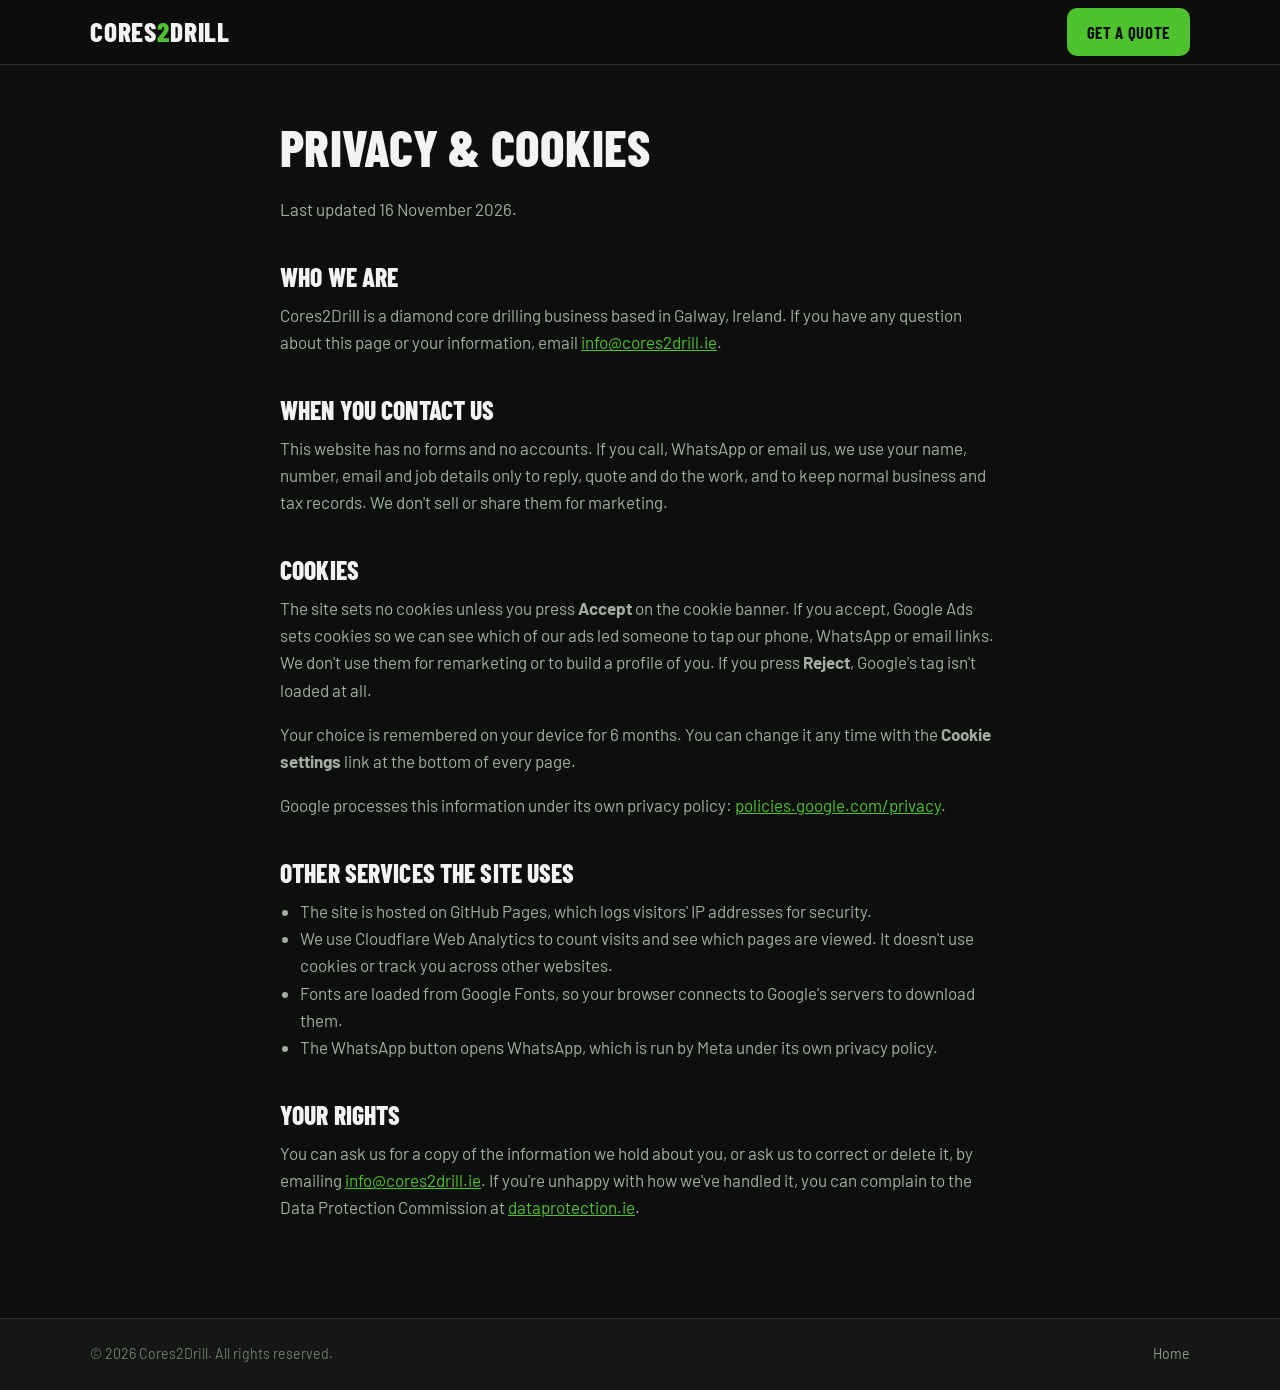
<file: privacy.html>
<!doctype html>
<html lang="en-IE">
<head>
  <meta charset="utf-8">
  <meta name="viewport" content="width=device-width, initial-scale=1">
  <title>Privacy &amp; cookies | Cores2Drill</title>
  <meta name="description" content="How the Cores2Drill website uses cookies and personal information.">
  <meta name="theme-color" content="#0d0f0d">
  <meta name="robots" content="noindex">
  <link rel="canonical" href="https://cores2drill.ie/privacy.html">
  <link rel="icon" type="image/png" href="images/favicon.png">
  <link rel="preconnect" href="https://fonts.googleapis.com">
  <link rel="preconnect" href="https://fonts.gstatic.com" crossorigin>
  <link href="https://fonts.googleapis.com/css2?family=Barlow:wght@400;500;600&family=Barlow+Condensed:wght@600;700;800&display=swap" rel="stylesheet">
  <link rel="stylesheet" href="css/style.css">
  <style>
    .legal { max-width: 760px; padding-block: 56px 80px; }
    .legal h1 { font-size: clamp(2.2rem, 5vw, 3.2rem); }
    .legal h2 { font-size: 1.6rem; margin-top: 1.6em; }
    .legal p, .legal li { color: var(--muted); }
    .legal a { color: var(--green); }
    .legal ul { padding-left: 1.2em; list-style: disc; }
    .footer { padding-top: 24px; }
    .footer .footer__legal { margin-top: 0; padding-top: 0; border-top: 0; }
  </style>
</head>
<body>
  <header class="nav" id="top">
    <div class="wrap nav__inner">
      <a class="brand" href="./" aria-label="Cores2Drill home">CORES<span>2</span>DRILL</a>
      <a class="btn btn--sm" href="./#contact">Get a quote</a>
    </div>
  </header>

  <main id="main" class="wrap legal">
    <h1>Privacy &amp; cookies</h1>
    <p>Last updated 16 November 2026.</p>

    <h2>Who we are</h2>
    <p>Cores2Drill is a diamond core drilling business based in Galway, Ireland. If you have any question about this page or your information, email <a href="mailto:info@cores2drill.ie">info@cores2drill.ie</a>.</p>

    <h2>When you contact us</h2>
    <p>This website has no forms and no accounts. If you call, WhatsApp or email us, we use your name, number, email and job details only to reply, quote and do the work, and to keep normal business and tax records. We don't sell or share them for marketing.</p>

    <h2>Cookies</h2>
    <p>The site sets no cookies unless you press <strong>Accept</strong> on the cookie banner. If you accept, Google Ads sets cookies so we can see which of our ads led someone to tap our phone, WhatsApp or email links. We don't use them for remarketing or to build a profile of you. If you press <strong>Reject</strong>, Google's tag isn't loaded at all.</p>
    <p>Your choice is remembered on your device for 6 months. You can change it any time with the <strong>Cookie settings</strong> link at the bottom of every page.</p>
    <p>Google processes this information under its own privacy policy: <a href="https://policies.google.com/privacy" rel="noopener">policies.google.com/privacy</a>.</p>

    <h2>Other services the site uses</h2>
    <ul>
      <li>The site is hosted on GitHub Pages, which logs visitors' IP addresses for security.</li>
      <li>We use Cloudflare Web Analytics to count visits and see which pages are viewed. It doesn't use cookies or track you across other websites.</li>
      <li>Fonts are loaded from Google Fonts, so your browser connects to Google's servers to download them.</li>
      <li>The WhatsApp button opens WhatsApp, which is run by Meta under its own privacy policy.</li>
    </ul>

    <h2>Your rights</h2>
    <p>You can ask us for a copy of the information we hold about you, or ask us to correct or delete it, by emailing <a href="mailto:info@cores2drill.ie">info@cores2drill.ie</a>. If you're unhappy with how we've handled it, you can complain to the Data Protection Commission at <a href="https://www.dataprotection.ie" rel="noopener">dataprotection.ie</a>.</p>
  </main>

  <footer class="footer">
    <div class="wrap footer__legal">
      <span>&copy; 2026 Cores2Drill. All rights reserved.</span>
      <span class="footer__legal-links">
        <a href="./">Home</a>
        <button type="button" class="linkbtn" data-cookie-settings hidden>Cookie settings</button>
      </span>
    </div>
  </footer>

  <script src="js/consent.js"></script>
  <!-- Cloudflare Web Analytics --><script type='module' src='https://static.cloudflareinsights.com/beacon.min.js' data-cf-beacon='{"token": "0dc6a185dc7c44e782dce4740e4da40b"}'></script><!-- End Cloudflare Web Analytics -->
</body>
</html>
</file>
<file: css/style.css>
/* Cores2Drill — site styles */

:root {
  --bg: #0d0f0d;
  --bg-2: #141714;
  --panel: #1a1e1a;
  --line: #2a302a;
  --text: #f2f4f1;
  --muted: #a4ada3;
  --green: #4fc22f;
  --green-dark: #3a9a20;
  --radius: 14px;
  --wrap: 1140px;
  --head: "Barlow Condensed", "Arial Narrow", Arial, sans-serif;
  --body: "Barlow", system-ui, -apple-system, "Segoe UI", Roboto, Arial, sans-serif;
}

*, *::before, *::after { box-sizing: border-box; }

html { scroll-behavior: smooth; scroll-padding-top: 76px; }

body {
  margin: 0;
  background: var(--bg);
  color: var(--text);
  font-family: var(--body);
  font-size: 17px;
  line-height: 1.6;
  -webkit-font-smoothing: antialiased;
}

img { max-width: 100%; height: auto; display: block; }
a { color: inherit; }
p { margin: 0 0 1em; }
ul, ol { margin: 0; padding: 0; list-style: none; }

h1, h2, h3 {
  font-family: var(--head);
  font-weight: 800;
  line-height: 1.02;
  letter-spacing: 0.005em;
  text-transform: uppercase;
  margin: 0 0 0.45em;
  text-wrap: balance;
}
h1 { font-size: clamp(2.5rem, 6vw, 4.4rem); }
h2 { font-size: clamp(2rem, 4.6vw, 3.2rem); }
h3 { font-size: 1.55rem; font-weight: 700; }

.wrap { width: 100%; max-width: var(--wrap); margin: 0 auto; padding: 0 20px; }

.skip {
  position: absolute; left: -999px; top: 0; z-index: 100;
  background: var(--green); color: #000; padding: 10px 16px; font-weight: 600;
}
.skip:focus { left: 0; }

:focus-visible { outline: 2px solid var(--green); outline-offset: 3px; border-radius: 4px; }

.eyebrow {
  font-family: var(--head);
  font-weight: 700;
  font-size: 1rem;
  letter-spacing: 0.16em;
  text-transform: uppercase;
  color: var(--green);
  margin-bottom: 0.9em;
}

/* ---------- Buttons ---------- */
.btn {
  display: inline-flex; align-items: center; justify-content: center; gap: 10px;
  background: var(--green); color: #071004;
  font-family: var(--head); font-weight: 700; font-size: 1.2rem;
  letter-spacing: 0.04em; text-transform: uppercase; text-decoration: none;
  padding: 14px 24px; border-radius: 10px; border: 2px solid var(--green);
  transition: background .15s, border-color .15s, color .15s, transform .15s;
}
.btn:hover { background: #63d641; border-color: #63d641; transform: translateY(-1px); }
.btn--ghost { background: transparent; color: var(--text); border-color: #4a534a; }
.btn--ghost:hover { background: transparent; border-color: var(--green); color: var(--green); }
.btn--sm { font-size: 1.05rem; padding: 9px 18px; }
.btn svg, .contact__item svg {
  width: 20px; height: 20px; fill: none; stroke: currentColor;
  stroke-width: 2; stroke-linecap: round; stroke-linejoin: round; flex: none;
}

/* ---------- Nav ---------- */
.nav {
  position: sticky; top: 0; z-index: 50;
  background: rgba(13, 15, 13, 0.88);
  backdrop-filter: blur(10px);
  border-bottom: 1px solid var(--line);
}
.nav__inner { display: flex; align-items: center; justify-content: space-between; height: 64px; }

.brand {
  font-family: var(--head); font-weight: 800; font-size: 1.7rem;
  letter-spacing: 0.03em; text-decoration: none; color: var(--text); line-height: 1;
}
.brand span { color: var(--green); }

.nav__menu { display: flex; align-items: center; gap: 28px; }
.nav__menu a:not(.btn) {
  text-decoration: none; color: var(--muted); font-weight: 500; font-size: 0.98rem;
  transition: color .15s;
}
.nav__menu a:not(.btn):hover { color: var(--text); }

.nav__toggle {
  display: none; width: 44px; height: 44px; padding: 10px;
  background: none; border: 0; cursor: pointer;
  flex-direction: column; justify-content: space-between;
}
.nav__toggle span { display: block; height: 2px; background: var(--text); border-radius: 2px; transition: transform .2s, opacity .2s; }
.nav__toggle[aria-expanded="true"] span:nth-child(1) { transform: translateY(11px) rotate(45deg); }
.nav__toggle[aria-expanded="true"] span:nth-child(2) { opacity: 0; }
.nav__toggle[aria-expanded="true"] span:nth-child(3) { transform: translateY(-11px) rotate(-45deg); }

/* ---------- Hero ---------- */
.hero {
  position: relative; overflow: hidden;
  padding: clamp(48px, 8vw, 96px) 0 clamp(40px, 6vw, 72px);
  background:
    linear-gradient(118deg, transparent 0 46%, rgba(79, 194, 47, 0.13) 46% 58%, transparent 58% 66%, rgba(255, 255, 255, 0.04) 66% 74%, transparent 74%),
    radial-gradient(900px 500px at 85% 0%, rgba(79, 194, 47, 0.12), transparent 70%),
    var(--bg);
}
.hero__inner {
  display: grid; grid-template-columns: 1fr 1fr; gap: clamp(28px, 5vw, 64px); align-items: center;
}
.lead { font-size: 1.18rem; color: var(--muted); max-width: 54ch; margin-bottom: 1.6em; }
.hero__cta { display: flex; flex-wrap: wrap; gap: 12px; }

.hero__media { position: relative; padding-bottom: 44px; }
.hero__photo {
  width: 100%; border-radius: 22px; border: 1px solid var(--line);
  box-shadow: 0 30px 80px rgba(0, 0, 0, 0.6), 0 0 0 6px rgba(79, 194, 47, 0.07);
}
.hero__badge {
  position: absolute; right: -14px; bottom: 0;
  width: 34%; max-width: 170px; border-radius: 18px;
  border: 3px solid var(--bg); box-shadow: 0 14px 40px rgba(0, 0, 0, 0.6);
}

.facts {
  display: grid; grid-template-columns: repeat(4, 1fr);
  margin-top: clamp(36px, 6vw, 64px);
  border: 1px solid var(--line); border-radius: var(--radius);
  background: rgba(20, 23, 20, 0.85);
}
.facts li { padding: 20px 22px; border-left: 1px solid var(--line); }
.facts li:first-child { border-left: 0; }
.facts strong {
  display: block; font-family: var(--head); font-weight: 800; font-size: 1.75rem;
  text-transform: uppercase; line-height: 1.1; color: var(--text);
}
.facts span { color: var(--muted); font-size: 0.95rem; }

/* ---------- Sections ---------- */
.section { padding: clamp(56px, 8vw, 104px) 0; }
.section--band { background: var(--bg-2); border-block: 1px solid var(--line); }
.section__intro { color: var(--muted); max-width: 60ch; font-size: 1.08rem; }

/* ---------- Service cards ---------- */
.services { display: grid; grid-template-columns: repeat(3, 1fr); gap: 22px; margin-top: 36px; }
.card {
  background: var(--panel); border: 1px solid var(--line);
  border-radius: var(--radius); overflow: hidden;
}
.card { display: flex; flex-direction: column; }
.card--featured { border-color: var(--green-dark); box-shadow: 0 0 0 1px var(--green-dark); }
.card__img { width: 100%; aspect-ratio: 4 / 3; object-fit: cover; border-bottom: 1px solid var(--line); }
.card__body { padding: 24px 24px 28px; }
.more {
  display: inline-block; margin-top: 18px; color: var(--green); font-weight: 600;
  text-decoration: none; border-bottom: 1px solid currentColor;
}
.more:hover { color: #63d641; }
.card__body p { color: var(--muted); }

.tag {
  display: inline-block; vertical-align: middle; margin-left: 8px;
  background: var(--green); color: #071004; font-style: normal;
  font-size: 0.85rem; letter-spacing: 0.1em; padding: 3px 9px; border-radius: 6px;
}

.ticks li {
  position: relative; padding: 9px 0 9px 30px; border-top: 1px solid var(--line);
}
.ticks li::before {
  content: ""; position: absolute; left: 4px; top: 16px;
  width: 12px; height: 6px;
  border-left: 2px solid var(--green); border-bottom: 2px solid var(--green);
  transform: rotate(-45deg);
}

/* ---------- Saw feature ---------- */
.feature { display: grid; grid-template-columns: 1.1fr 0.9fr; gap: clamp(28px, 5vw, 64px); align-items: center; }
.feature__text p { color: var(--muted); max-width: 56ch; }
.saw__inner { display: grid; grid-template-columns: auto 1fr; gap: clamp(28px, 6vw, 80px); align-items: center; }
.saw__blade { width: clamp(140px, 22vw, 260px); color: var(--green); animation: spin 40s linear infinite; }
.saw__inner p { color: var(--muted); max-width: 60ch; }
.saw__inner .eyebrow { color: var(--green); }
.saw__inner .btn { margin-top: 0.6em; }
@keyframes spin { to { transform: rotate(360deg); } }

.ticks--open { margin: 1.4em 0 2em; }
.ticks--open li { color: var(--muted); padding-top: 12px; padding-bottom: 12px; }
.ticks--open li::before { top: 19px; }
.ticks--open strong { color: var(--text); font-weight: 600; }

/* ---------- Video clips ---------- */
.clip {
  width: 100%; height: auto; aspect-ratio: 9 / 16; object-fit: cover; display: block;
  background: #000; border-radius: var(--radius); border: 1px solid var(--line); cursor: pointer;
}
.feature > .clip { max-width: 360px; justify-self: center; }

.subhead { margin: 56px 0 0; font-size: 1.7rem; }
.more-work { margin-top: 28px; text-align: center; }
.more-work .btn { white-space: normal; text-align: center; }
.clips { display: grid; grid-template-columns: repeat(3, 1fr); gap: 14px; margin-top: 20px; max-width: 860px; }

/* ---------- Gallery ---------- */
.gallery { display: grid; grid-template-columns: repeat(4, 1fr); gap: 14px; margin-top: 32px; }
.shot {
  padding: 0; border: 1px solid var(--line); border-radius: var(--radius); overflow: hidden;
  background: var(--panel); cursor: zoom-in; display: block;
}
.shot img { width: 100%; aspect-ratio: 1; object-fit: cover; transition: transform .35s ease; }
.shot:hover img { transform: scale(1.05); }

.lightbox {
  border: 0; padding: 0; background: transparent; color: var(--text);
  max-width: min(94vw, 1100px); max-height: 94vh; overflow: visible;
}
.lightbox::backdrop { background: rgba(0, 0, 0, 0.88); }
.lightbox img { max-width: 100%; max-height: 82vh; width: auto; margin: 0 auto; border-radius: 10px; }
.lightbox__caption { text-align: center; color: var(--muted); margin: 12px 0 0; font-size: 0.95rem; }
.lightbox__close {
  position: absolute; top: -14px; right: -6px; width: 40px; height: 40px; border-radius: 50%;
  border: 0; background: var(--green); color: #071004; font-size: 1.6rem; line-height: 1; cursor: pointer;
}

/* ---------- About ---------- */
.about { display: grid; grid-template-columns: 1fr 1fr; gap: clamp(28px, 5vw, 64px); align-items: start; }
.about p { color: var(--muted); }
.small { font-size: 0.95rem; }
.about__photo { width: 100%; margin-top: 12px; border-radius: var(--radius); border: 1px solid var(--line); }

.steps { counter-reset: step; display: grid; gap: 14px; }
.steps li {
  counter-increment: step; position: relative;
  background: var(--panel); border: 1px solid var(--line); border-radius: var(--radius);
  padding: 20px 22px 20px 78px;
}
.steps li::before {
  content: counter(step); position: absolute; left: 22px; top: 18px;
  width: 38px; height: 38px; display: grid; place-items: center;
  border-radius: 50%; border: 2px solid var(--green); color: var(--green);
  font-family: var(--head); font-weight: 800; font-size: 1.3rem;
}
.steps h3 { font-size: 1.3rem; margin-bottom: 0.25em; }
.steps p { margin: 0; font-size: 0.98rem; }

/* ---------- Contact ---------- */
.contact__grid { display: grid; grid-template-columns: repeat(3, 1fr); gap: 16px; margin-top: 32px; }
.contact__item {
  display: grid; gap: 4px; text-decoration: none;
  background: var(--panel); border: 1px solid var(--line); border-radius: var(--radius);
  padding: 26px; transition: border-color .15s, transform .15s;
}
.contact__item:hover { border-color: var(--green); transform: translateY(-2px); }
.contact__item svg { width: 28px; height: 28px; color: var(--green); margin-bottom: 10px; }
.contact__label {
  font-family: var(--head); font-weight: 700; letter-spacing: 0.14em;
  text-transform: uppercase; color: var(--muted); font-size: 0.95rem;
}
.contact__value { font-family: var(--head); font-weight: 700; font-size: 1.6rem; line-height: 1.15; overflow-wrap: anywhere; }

/* ---------- Footer ---------- */
.footer { border-top: 1px solid var(--line); background: var(--bg-2); padding: 44px 0 24px; }
.footer__inner { display: flex; justify-content: space-between; gap: 32px; flex-wrap: wrap; }
.footer p { color: var(--muted); margin: 12px 0 0; font-size: 0.97rem; }
.footer__links { display: grid; gap: 8px; align-content: start; }
.footer__links a { color: var(--muted); text-decoration: none; }
.footer__links a:hover { color: var(--green); }
.footer__legal { margin-top: 32px; padding-top: 20px; border-top: 1px solid var(--line); color: #6f786e; font-size: 0.88rem;; display: flex; flex-wrap: wrap; justify-content: space-between; gap: 8px 24px; }
.footer__legal-links { display: flex; gap: 20px; }
.footer__legal a, .linkbtn { color: #8d968c; text-decoration: none; }
.footer__legal a:hover, .linkbtn:hover { color: var(--green); }
.linkbtn { background: none; border: 0; padding: 0; font: inherit; cursor: pointer; }
.linkbtn[hidden] { display: none; }

/* ---------- Cookie banner ---------- */
.consent {
  position: fixed; left: 0; right: 0; bottom: 0; z-index: 70;
  background: var(--panel); border-top: 1px solid var(--line);
  box-shadow: 0 -12px 40px rgba(0, 0, 0, 0.5);
}
.consent[hidden] { display: none; }
.consent__inner { display: flex; align-items: center; justify-content: space-between; gap: 14px 28px; padding-block: 16px; flex-wrap: wrap; }
.consent p { margin: 0; color: var(--muted); font-size: 0.97rem; max-width: 62ch; }
.consent p a { color: var(--text); }
.consent__buttons { display: flex; gap: 10px; }
.consent__btn { min-width: 120px; justify-content: center; }

/* ---------- Mobile call bar ---------- */
.callbar { display: none; }

/* ---------- Reveal on scroll ---------- */
.reveal { opacity: 0; transform: translateY(18px); transition: opacity .5s ease, transform .5s ease; }
.reveal.is-in { opacity: 1; transform: none; }

/* ---------- Responsive ---------- */
@media (max-width: 900px) {
  .hero__inner, .feature, .about { grid-template-columns: 1fr; }
  .saw__inner { grid-template-columns: 1fr; }
  .saw__blade { width: 120px; }
  .hero__media { max-width: 520px; }
  .hero__badge { right: 8px; }
  .services { grid-template-columns: 1fr; max-width: 560px; }
  .facts { grid-template-columns: 1fr 1fr; }
  .facts li:nth-child(3) { border-left: 0; }
  .facts li:nth-child(n+3) { border-top: 1px solid var(--line); }
  .gallery { grid-template-columns: repeat(3, 1fr); }
  .contact__grid { grid-template-columns: 1fr; }
}

@media (max-width: 760px) {
  .nav__toggle { display: flex; }
  .nav__menu {
    position: absolute; top: 64px; left: 0; right: 0;
    flex-direction: column; align-items: stretch; gap: 0;
    background: var(--bg); border-bottom: 1px solid var(--line);
    padding: 8px 20px 20px; display: none;
  }
  .nav__menu.is-open { display: flex; }
  .nav__menu a:not(.btn) { padding: 14px 0; border-bottom: 1px solid var(--line); font-size: 1.05rem; color: var(--text); }
  .nav__menu .btn { margin-top: 16px; }

  body { padding-bottom: 60px; }
  .callbar {
    display: grid; grid-template-columns: 1fr 1fr;
    position: fixed; left: 0; right: 0; bottom: 0; z-index: 60;
    border-top: 1px solid var(--line);
  }
  .callbar a {
    display: grid; place-items: center; height: 60px; text-decoration: none;
    font-family: var(--head); font-weight: 700; font-size: 1.25rem;
    letter-spacing: 0.06em; text-transform: uppercase;
    background: var(--green); color: #071004;
  }
  .callbar a + a { background: var(--panel); color: var(--text); }

  .hero__cta .btn { flex: 1 1 100%; }
  .consent { bottom: 60px; }
  .consent__buttons { width: 100%; }
  .consent__btn { flex: 1 1 0; }
}

@media (max-width: 480px) {
  .gallery { grid-template-columns: 1fr 1fr; gap: 10px; }
  .clips { gap: 8px; }
  .facts li { padding: 16px; }
  .facts strong { font-size: 1.45rem; }
}

@media (prefers-reduced-motion: reduce) {
  html { scroll-behavior: auto; }
  .reveal { opacity: 1; transform: none; transition: none; }
  .saw__blade { animation: none; }
  .btn, .contact__item { transition: none; }
}
</file>
